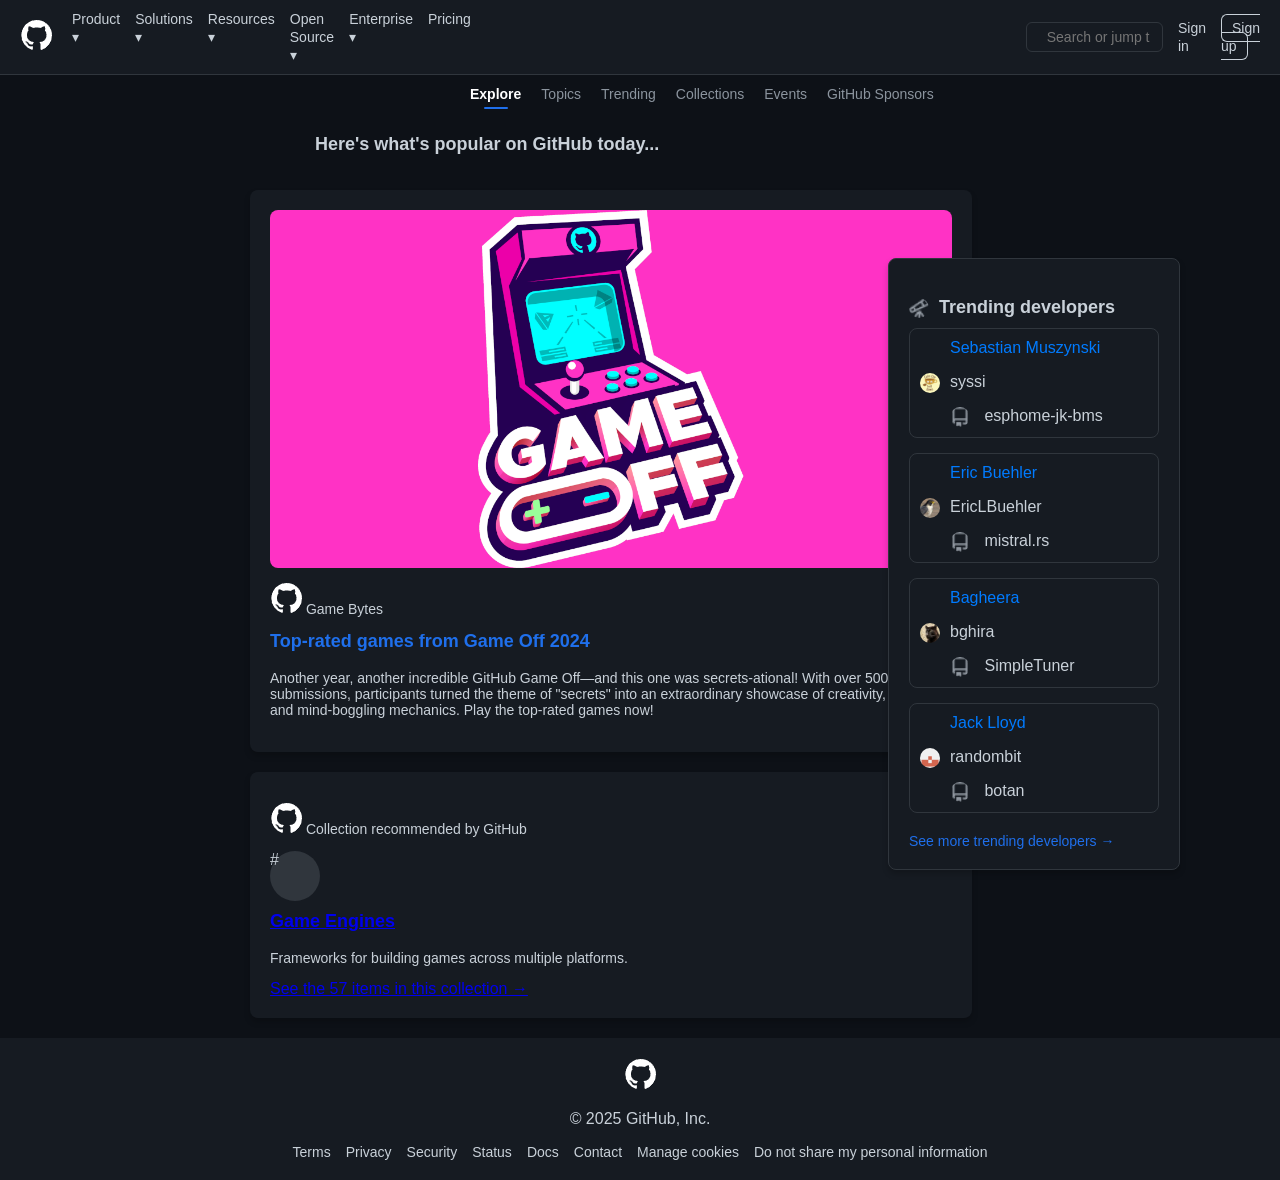
<file: Explore Github/index.html>
<!DOCTYPE html>
<html lang="en">
    <head>
        <meta charset="UTF-8">
        <meta name="viewport" content="width=device-width, initial-scale=1.0">
        <title>GitHub Explore</title>
        <link rel="stylesheet" href="style.css">
    </head>
    <body>
        <header class="navbar">
        <nav class="navbar-left">
            <a href="#" class="logo-link">
                <img src="logo.png" alt="GitHub Logo" class="navbar-logo">
            </a>
            <ul class="navbar-menu">
                <li><a href="#">Product ▾</a></li>
                <li><a href="#">Solutions ▾</a></li>
                <li><a href="#">Resources ▾</a></li>
                <li><a href="#">Open Source ▾</a></li>
                <li><a href="#">Enterprise ▾</a></li>
                <li><a href="#">Pricing</a></li>
            </ul>
        </nav>
        <form class="search-box">
            <label for="search"><span class="search-icon"></span></label>
            <input type="text" id="search" placeholder="Search or jump to...">
        </form>
        <ul class="auth-links">
            <li><a href="#">Sign in</a></li>
            <li><a href="#" class="signup-btn">Sign up</a></li>
        </ul>
    </header>

        <nav class="second-nav">
            <ul>
                <li><a href="#" class="active">Explore</a></li>
                <li><a href="#">Topics</a></li>
                <li><a href="#">Trending</a></li>
                <li><a href="#">Collections</a></li>
                <li><a href="#">Events</a></li>
                <li><a href="#">GitHub Sponsors</a></li>
            </ul>   
        </nav>

        <div class="title">
            <h2>Here's what's popular on GitHub today...</h2>
        </div>

        <main class="container-main">
            <section class="popular-section">
                <article class="card">
                    <img src="game-off-2024.png" alt="Game Off 2024" class="card-image">
                    <div class="card-content">
                        <p class="category">
                            <img src="logo.png" alt="GitHub Icon"> Game Bytes
                        </p>
                        <h3><a href="#">Top-rated games from Game Off 2024</a></h3>
                        <p>
                            Another year, another incredible GitHub Game Off—and this one was secrets-ational! 
                            With over 500 submissions, participants turned the theme of "secrets" into an 
                            extraordinary showcase of creativity, humor, and mind-boggling mechanics. 
                            Play the top-rated games now!
                        </p>
                    </div>
                </article>

                <article class="card-collection">
                    <p class="category">
                        <img src="logo.png" alt="GitHub Icon"> Collection recommended by GitHub
                    </p>
                    <div class="collection-content">
                        <div class="collection-thumbnail">#</div>
                        <div>
                            <h3><a href="#">Game Engines</a></h3>
                            <p>Frameworks for building games across multiple platforms.</p>
                            <a href="#" class="link">See the 57 items in this collection →</a>
                        </div>
                    </div>
                </article>
            </section>

            <aside class="trending">
                <h3><img src="svgexport-24.png" alt="Icon" class="trending-icon">Trending developers</h3>
                <ul>
                    <li>
                        <img src="2735933.png" alt="Sebastian Muszynski">
                        <div>
                            <a href="#">Sebastian Muszynski</a>
                            <p>syssi</p>
                            <img src="svgexport-25.png" alt="Icon" class="trending-icon">
                            <span>esphome-jk-bms</span>
                        </div>
                    </li>
                    <li>
                        <img src="65165915.png" alt="Eric Buehler">
                        <div>
                            <a href="#">Eric Buehler</a>
                            <p>EricLBuehler</p>
                            <img src="svgexport-25.png" alt="Icon" class="trending-icon">
                            <span>mistral.rs</span>
                        </div>
                    </li>
                    <li>
                        <img src="59658056.png" alt="Bagheera">
                        <div>
                            <a href="#">Bagheera</a>
                            <p>bghira</p>
                            <img src="svgexport-25.png" alt="Icon" class="trending-icon">
                            <span>SimpleTuner</span>
                        </div>
                    </li>
                    <li>
                        <img src="469092.png" alt="Jack Lloyd">
                        <div>
                            <a href="#">Jack Lloyd</a>
                            <p>randombit</p>
                            <img src="svgexport-25.png" alt="Icon" class="trending-icon">
                            <span>botan</span>
                        </div>
                    </li>
                </ul>
                <a href="#" class="more">See more trending developers →</a>
            </aside>
        </main>

        <footer>
            <img src="logo.png" alt="Github logo">
            <p>© 2025 GitHub, Inc.</p>
            <nav>
                <a href="#">Terms</a>
                <a href="#">Privacy</a>
                <a href="#">Security</a>
                <a href="#">Status</a>
                <a href="#">Docs</a>
                <a href="#">Contact</a>
                <a href="#">Manage cookies</a>
                <a href="#">Do not share my personal information</a>
            </nav>
        </footer>
    </body>
</html>
</file>
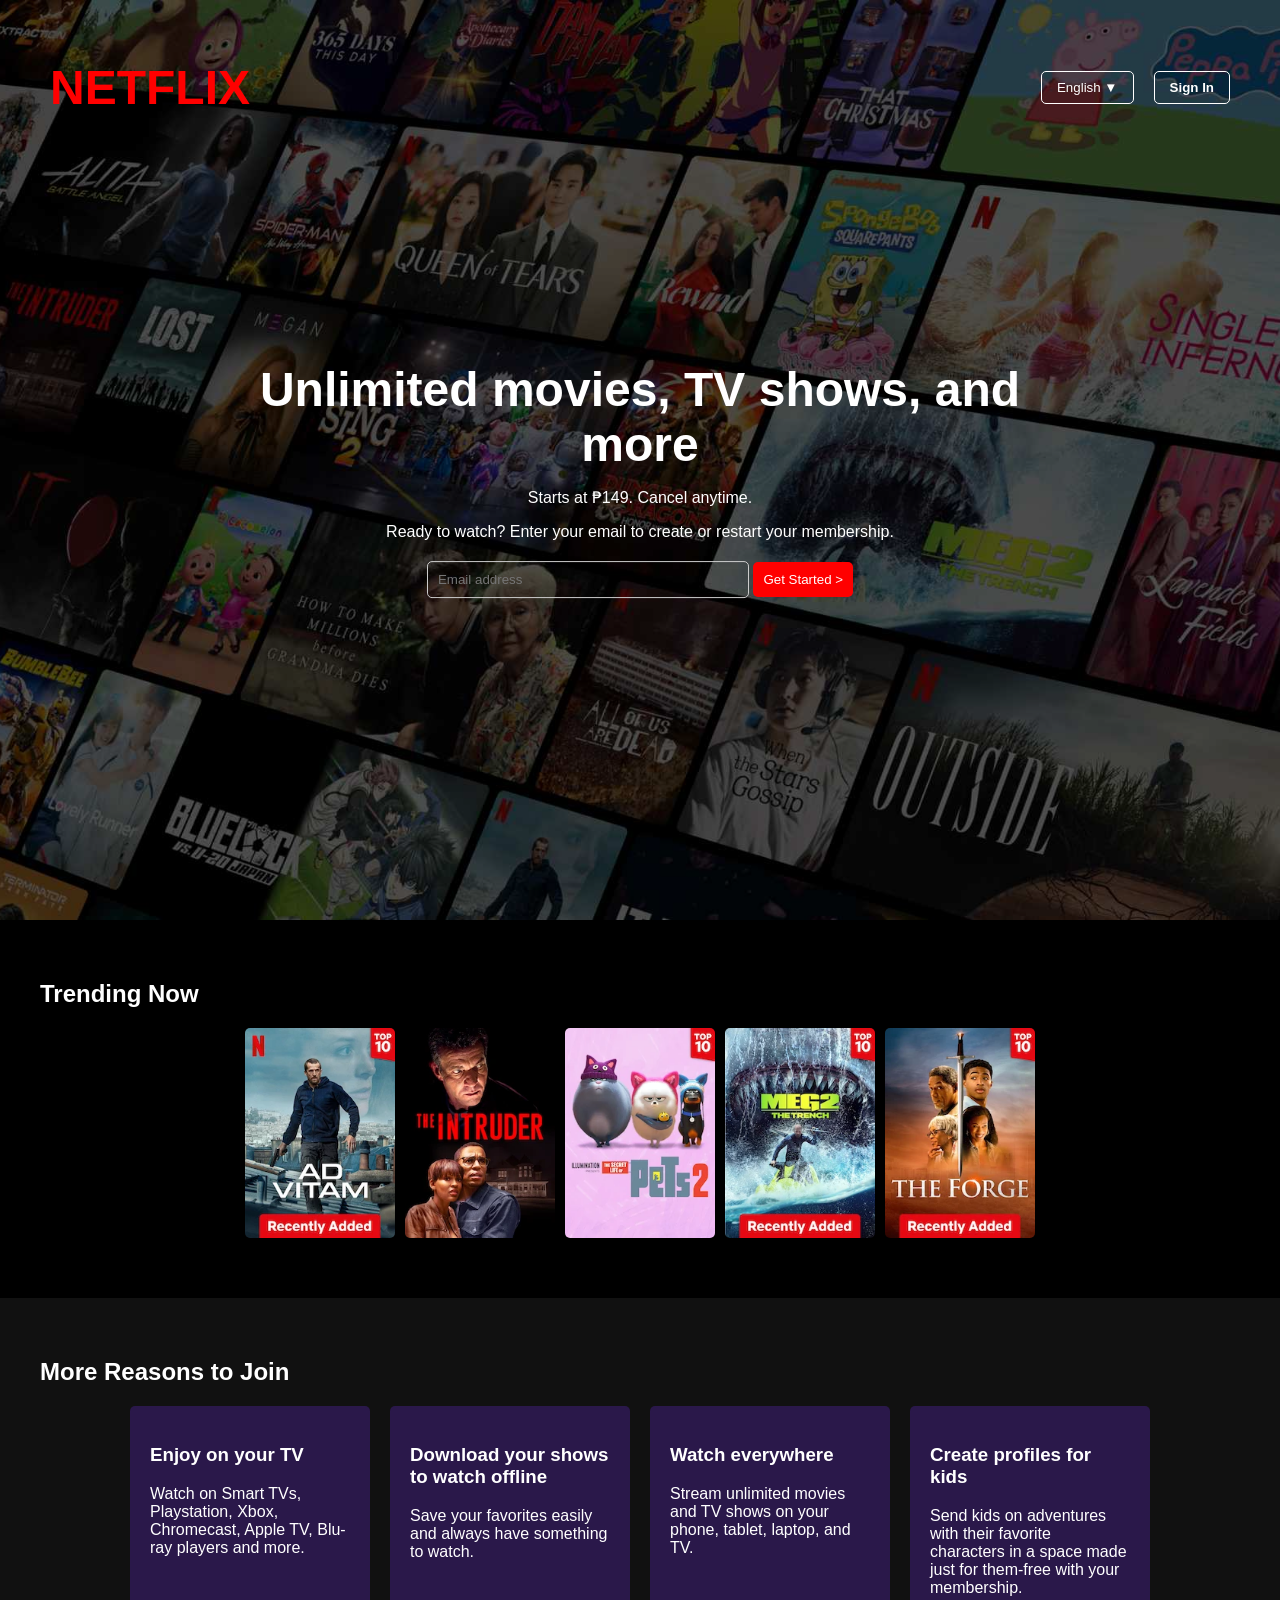
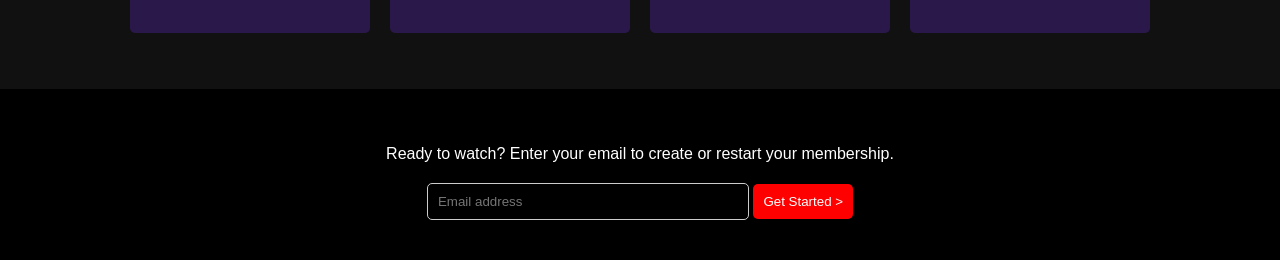
<file: Netflix/index.html>
<!DOCTYPE html>
<html lang="en">
    <head>
        <meta charset="UTF-8">
        <meta name="viewport" content="width=device-width, initial-scale=1.0">
        <title>Netflix</title>
        <link rel="stylesheet" href="style.css">
        <style>
            .sign-in-btn {
                background-color: red;
                color: white;
                font-weight: bold;
                padding: 8px 15px;
                border: 2px solid red;
                border-radius: 5px;
                cursor: pointer;
            }
        </style>
    </head>
    <body>
        <div class="hero" style="background: url('background.jpg') no-repeat center center/cover; height: 100vh; position: relative; text-align: center; padding-top: 20px;">
            <div class="overlay" style="position: absolute; top: 0; left: 0; width: 100%; height: 100%; background: rgba(0, 0, 0, 0.6);"></div>
            <nav class="top-nav">
                <h1 class="logo">NETFLIX</h1>
                <ul class="nav-menu">
                    <li><button class="lang-btn">English ▼</button></li>
                    <li><button class="sign-in-btn">Sign In</button></li>
                </ul>
            </nav>
            <div class="hero-content">
                <h2>Unlimited movies, TV shows, and more</h2>
                <p>Starts at ₱149. Cancel anytime.</p>
                <p>Ready to watch? Enter your email to create or restart your membership.</p>
                <form class="email-form">
                    <input type="email" placeholder="Email address" required>
                    <button type="submit">Get Started ></button>
                </form>
            </div>
        </div>
        <main>
            <section class="trending">
                <h2>Trending Now</h2>
                <ul class="movie-list">
                    <li><img src="movie1.jpg" alt="Movie 1"></li>
                    <li><img src="movie2.jpg" alt="Movie 2"></li>
                    <li><img src="movie3.jpg" alt="Movie 3"></li>
                    <li><img src="movie4.jpg" alt="Movie 4"></li>
                    <li><img src="movie5.jpg" alt="Movie 5"></li>
                </ul>
            </section>
            <section class="features">
                <h2>More Reasons to Join</h2>
                <ul class="feature-list">
                    <li>
                        <h3>Enjoy on your TV</h3>
                        <p>Watch on Smart TVs, Playstation, Xbox, Chromecast, Apple TV, Blu-ray players and more.</p>
                    </li>
                    <li>
                        <h3>Download your shows to watch offline</h3>
                        <p>Save your favorites easily and always have something to watch.</p>
                    </li>
                    <li>
                        <h3>Watch everywhere</h3>
                        <p>Stream unlimited movies and TV shows on your phone, tablet, laptop, and TV.</p>
                    </li>
                    <li>
                        <h3>Create profiles for kids</h3>
                        <p>Send kids on adventures with their favorite characters in a space made just for them-free with your membership.</p>
                    </li>
                </ul>
            </section>
        </main>
        <footer class="footer">
            <p>Ready to watch? Enter your email to create or restart your membership.</p>
            <form class="email-form">
                <input type="email" placeholder="Email address" required>
                <button type="submit">Get Started ></button>
            </form>
        </footer>
    </body>
</html>
</file>
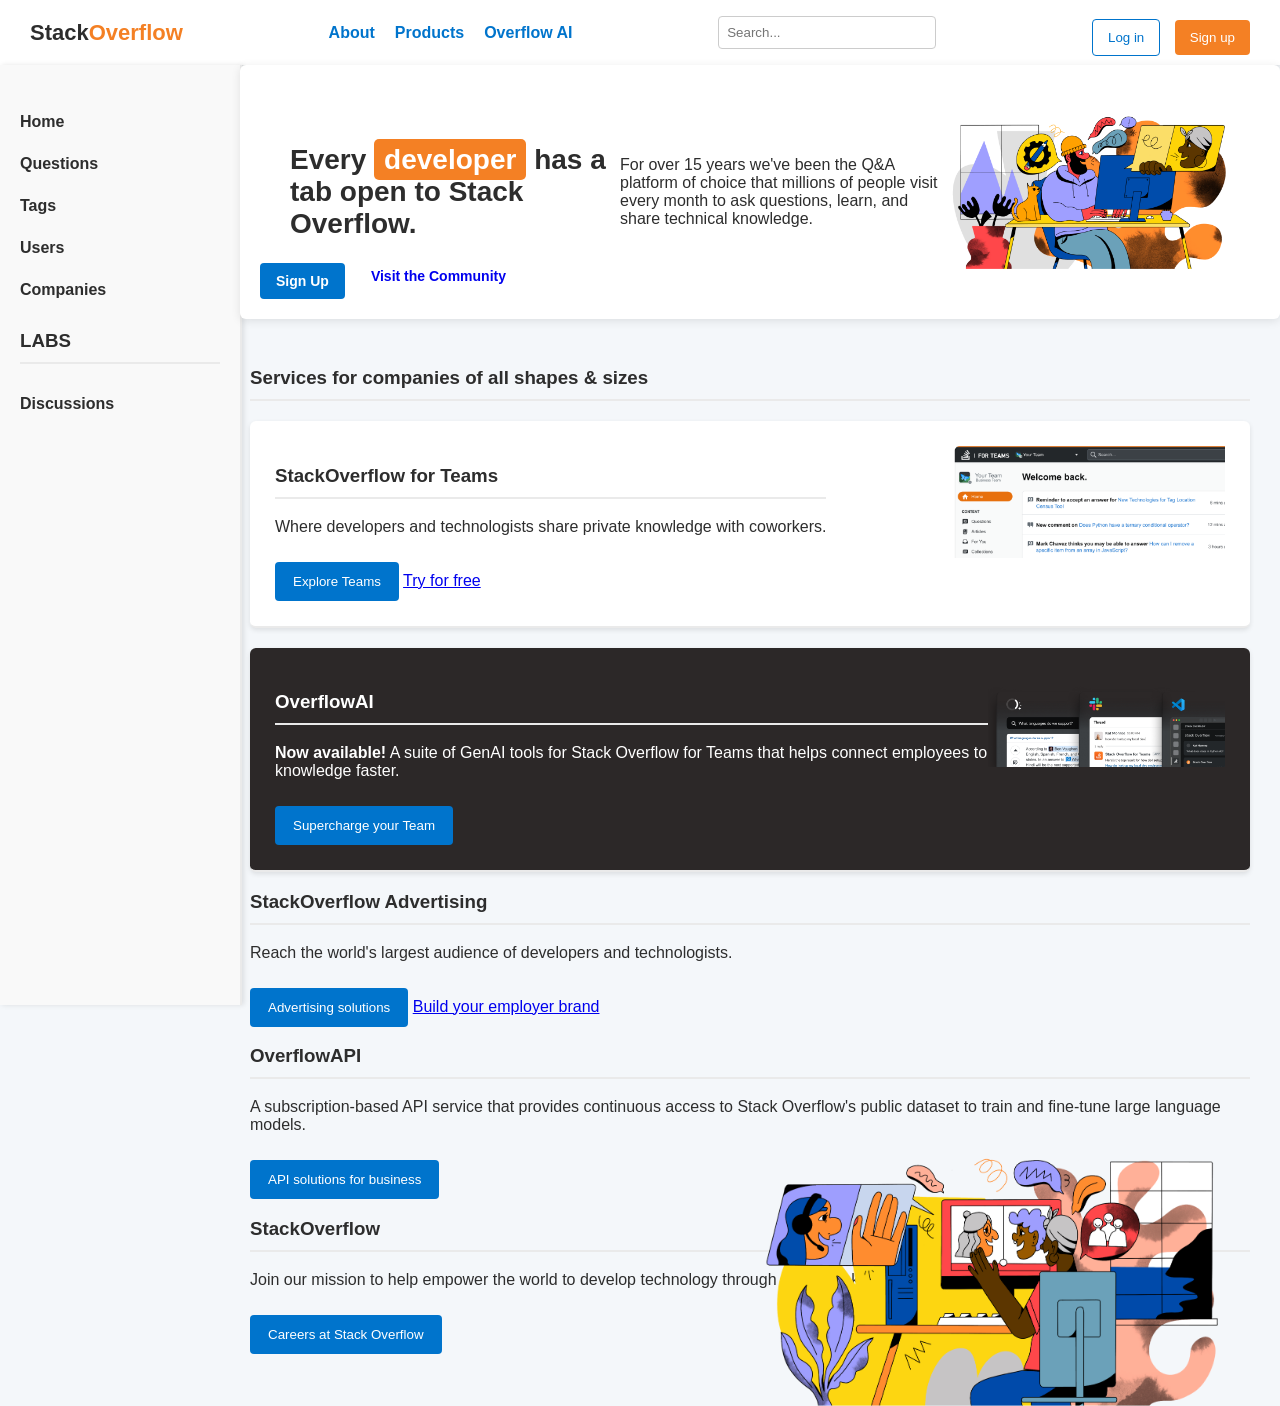
<file: StockOverflow/index.html>
<!DOCTYPE html>
<html lang="en">

<head>
    <meta charset="UTF-8">
    <meta name="viewport" content="width=device-width, initial-scale=1.0">
    <title>Stack Overflow Clone</title>
    <link rel="stylesheet" href="style.css">
</head>

<body>
    <header class="navbar">
        <h1 class="logo">Stack<span>Overflow</span></h1>
        <nav>
            <ul class="nav-links">
                <li><a href="#">About</a></li>
                <li><a href="#">Products</a></li>
                <li><a href="#">Overflow AI</a></li>
            </ul>
        </nav>
        <form class="search-bar">
            <input type="text" placeholder="Search...">
        </form>
        <section class="auth-buttons">
            <button class="login">Log in</button>
            <button class="signup">Sign up</button>
        </section>
    </header>
    <aside class="sidebar">
        <nav>
            <ul>
                <li>Home</li>
                <li>Questions</li>
                <li>Tags</li>
                <li>Users</li>
                <li>Companies</li>
            </ul>
        </nav>
        <section class="labs">
            <h3>LABS</h3>
            <ul>
                <li>Discussions</li>
            </ul>
        </section>
    </aside>
    <main>
        <section class="hero">
            <h1>Every <span class="highlight">developer</span> has a tab open to Stack Overflow.</h1>
            <p>For over 15 years we've been the Q&A platform of choice that millions of people visit every month to ask
                questions, learn, and share technical knowledge.</p>
            <div class="hero-buttons">
                <button class="signup-btn">Sign Up</button>
                <a href="#" class="explore-link">Visit the Community</a>
            </div>
            <figure class="hero-image">
                <img src="illo-home-hero.png" alt="Developer illustration">
            </figure>
        </section>
        <section class="services">
            <h3>Services for companies of all shapes & sizes</h3>
            <article class="service-container">
                <section class="teams">
                    <h3>Stack<span>Overflow</span> for Teams</h3>
                    <p>Where developers and technologists share private knowledge with coworkers.</p>
                    <button class="explore">Explore Teams</button>
                    <a href="#">Try for free</a>
                </section>
                <figure>
                    <img src="home-teams.png" alt="Teams Screenshot">
                </figure>
            </article>
            <article class="service-container dark">
                <section class="overflow-ai">
                    <h3>Overflow<span>AI</span></h3>
                    <p><strong>Now available!</strong> A suite of GenAI tools for Stack Overflow for Teams that helps
                        connect employees to knowledge faster.</p>
                    <button class="supercharge">Supercharge your Team</button>
                </section>
                <figure>
                    <img src="home-overflowai.png" alt="AI Tools Screenshot">
                </figure>
            </article>
            <section class="ad-api-container">
                <article class="ad-card">
                    <h3>Stack<span>Overflow</span> Advertising</h3>
                    <p>Reach the world's largest audience of developers and technologists.</p>
                    <button class="advertising">Advertising solutions</button>
                    <a href="#">Build your employer brand</a>
                </article>
                <article class="api-card">
                    <h3>Overflow<span>API</span></h3>
                    <p>A subscription-based API service that provides continuous access to Stack Overflow's public
                        dataset to train and fine-tune large language models.</p>
                    <button class="api-solutions">API solutions for business</button>
                </article>
            </section>
            <article class="work-here">
                <section class="work-card">
                    <h3>Stack<span>Overflow</span></h3>
                    <p>Join our mission to help empower the world to develop technology through collective knowledge.
                    </p>
                    <button class="careers">Careers at Stack Overflow</button>
                </section>
                <figure>
                    <img src="illo-home-careers.png" alt="Work Illustration">
                </figure>
            </article>
        </section>
    </main>
</body>

</html>
</file>
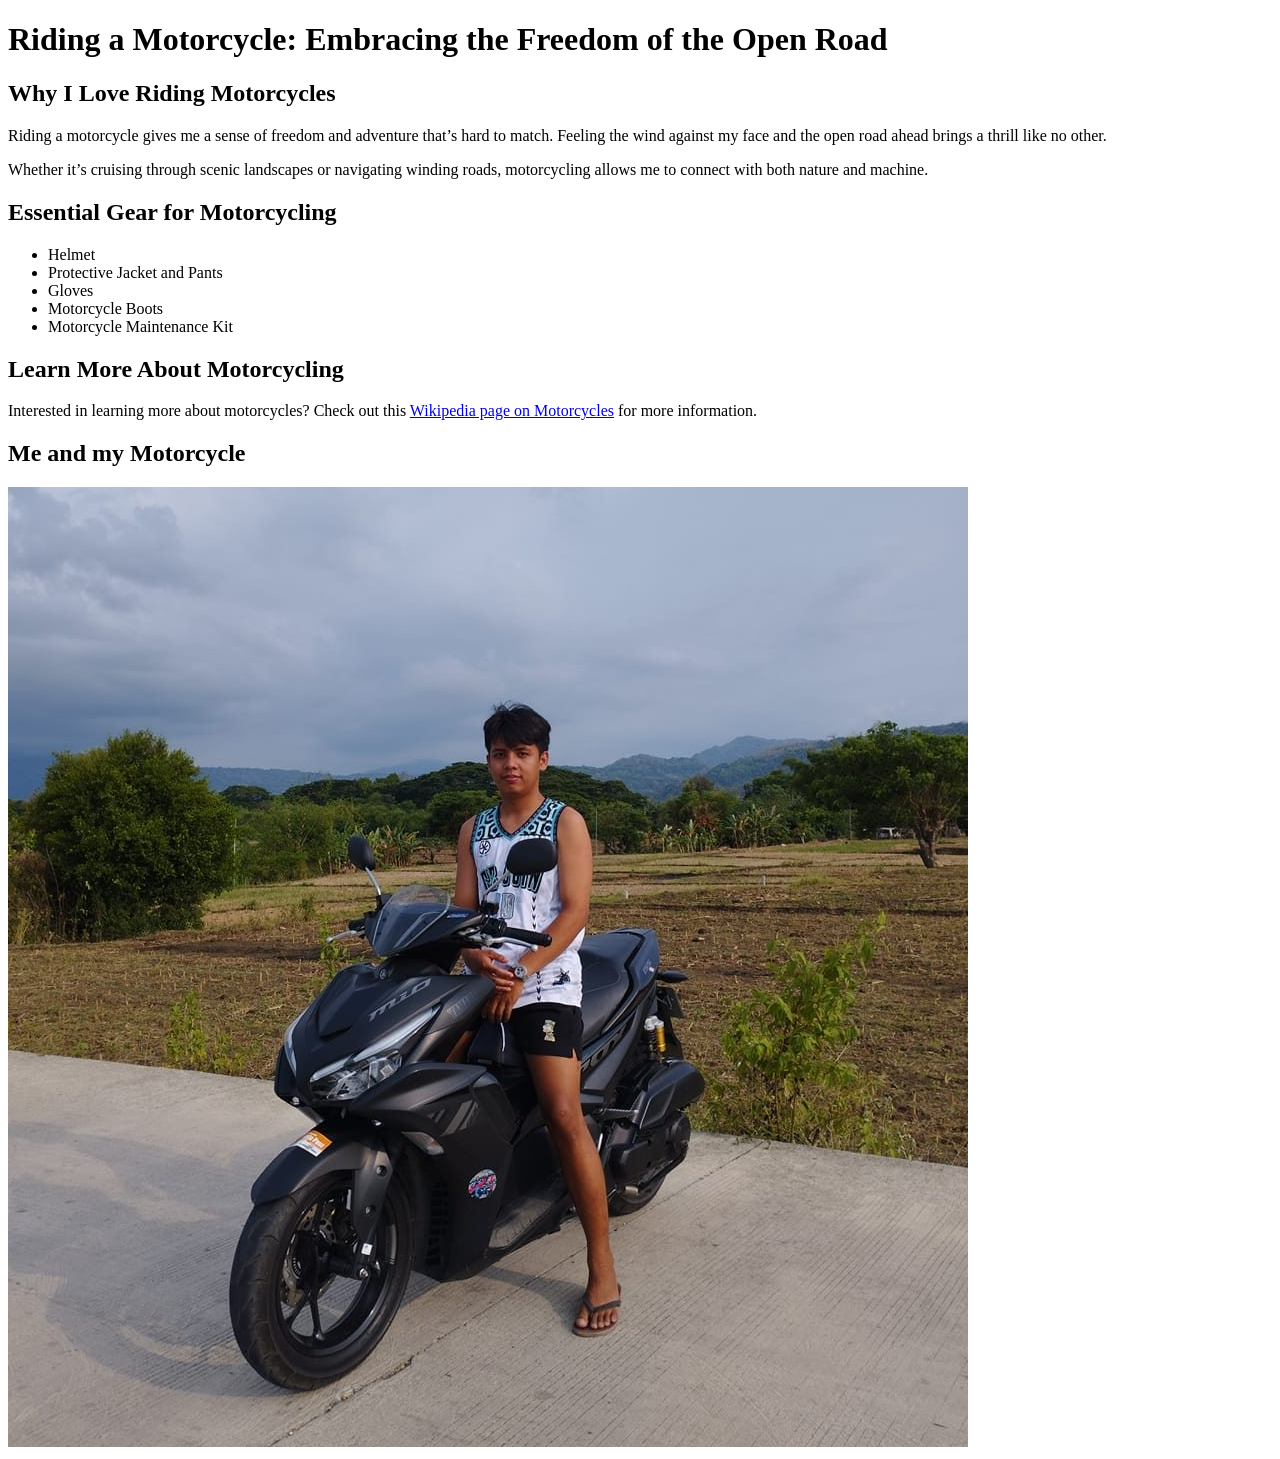
<file: hobby/hobby.html>
<!DOCTYPE html>
<html lang="en">
<head>
    <meta charset="UTF-8">
    <meta name="viewport" content="width=device-width, initial-scale=1.0">
    <title>Riding a Motorcycle - The Thrill of the Open Road</title>
</head>
<body>
    <h1>Riding a Motorcycle: Embracing the Freedom of the Open Road</h1>

    <h2>Why I Love Riding Motorcycles</h2>
    <p>Riding a motorcycle gives me a sense of freedom and adventure that’s hard to match. Feeling the wind against my face and the open road ahead brings a thrill like no other.</p>
    <p>Whether it’s cruising through scenic landscapes or navigating winding roads, motorcycling allows me to connect with both nature and machine.</p>

    <h2>Essential Gear for Motorcycling</h2>
    <ul>
        <li>Helmet</li>
        <li>Protective Jacket and Pants</li>
        <li>Gloves</li>
        <li>Motorcycle Boots</li>
        <li>Motorcycle Maintenance Kit</li>
    </ul>

    <h2>Learn More About Motorcycling</h2>
    <p>Interested in learning more about motorcycles? Check out this <a href="https://en.wikipedia.org/wiki/Motorcycle" target="_blank">Wikipedia page on Motorcycles</a> for more information.</p>

    <h2>Me and my Motorcycle</h2>
    <img src="475267714_1628802771337379_3188775503366401053_n.jpg" alt="I always love riding my motorcycle">

</body>
</html>
</file>
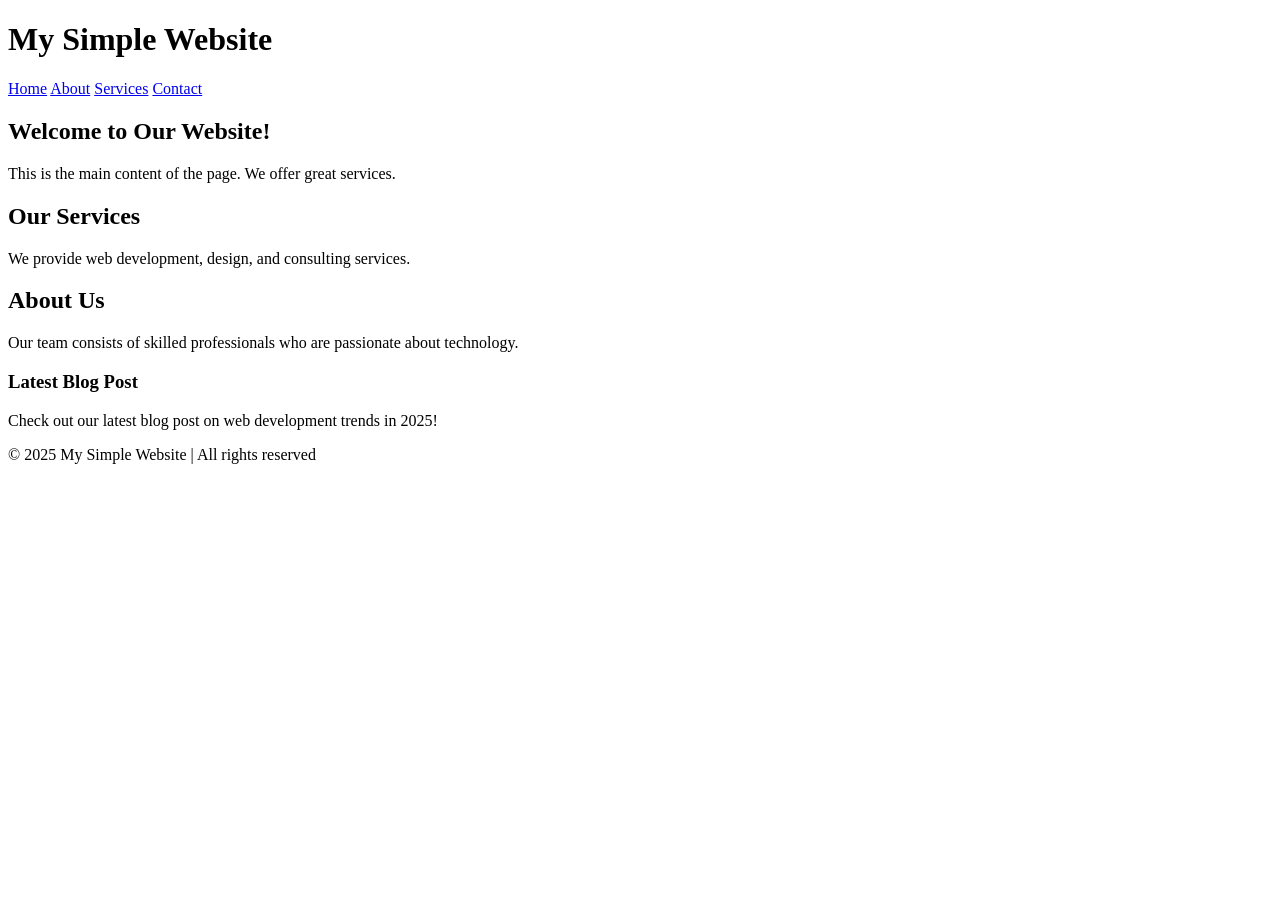
<file: semantic-webpage/semantic-webpage.html.html>
<!DOCTYPE html>
<html lang="en">
<head>
    <title>Simple Website with Semantic HTML</title>
</head>
<body>
    <header>
        <h1>My Simple Website</h1>
        <nav>
            <a href="#">Home</a>
            <a href="#">About</a>
            <a href="#">Services</a>
            <a href="#">Contact</a>
        </nav>
    </header>

    <main>
        <section>
            <h2>Welcome to Our Website!</h2>
            <p>This is the main content of the page. We offer great services.</p>
        </section>

        <section>
            <h2>Our Services</h2>
            <p>We provide web development, design, and consulting services.</p>
        </section>

        <section>
            <h2>About Us</h2>
            <p>Our team consists of skilled professionals who are passionate about technology.</p>
        </section>

        <article>
            <h3>Latest Blog Post</h3>
            <p>Check out our latest blog post on web development trends in 2025!</p>
        </article>
    </main>

    <footer>
        <p>© 2025 My Simple Website | All rights reserved</p>
    </footer>
</body>
</html>
</file>
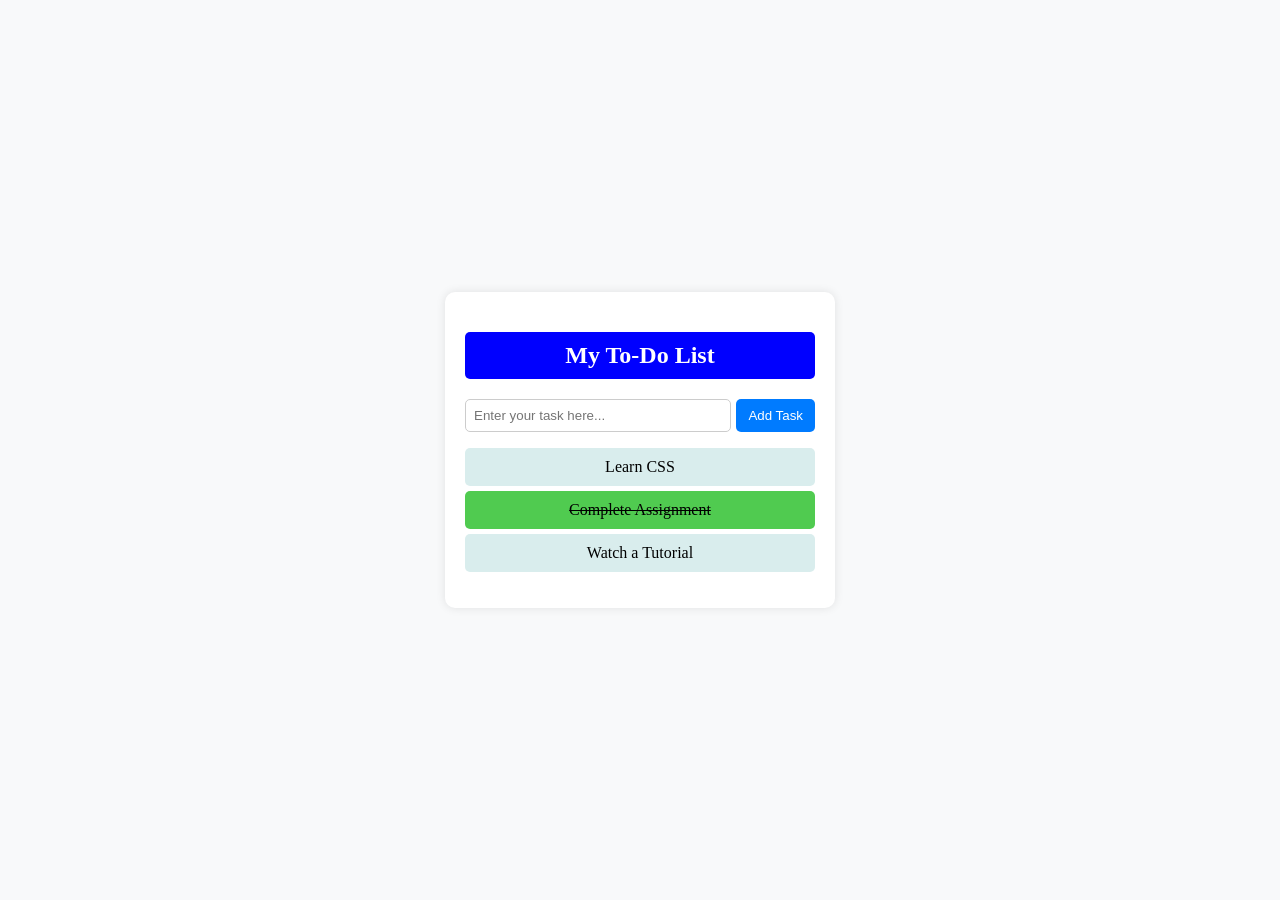
<file: To-Do List/todo.html>
<!DOCTYPE html>
<html lang="en">
    <head>
        <meta charset="UTF-8">
        <meta name="viewport" content="width=device-width, initial-scale=1.0">
        <title>To-Do List</title>
        <link rel="stylesheet" href="style.css">
    </head>
    <body>
        <div class="todo-container">
            <h2>My To-Do List</h2>
            <div class="input-container">
                <input type="text" placeholder="Enter your task here...">
                <button>Add Task</button>
            </div>
            <ul class="task-list">
                <li class="task">Learn CSS</li>
                <li class="task completed">Complete Assignment</li>
                <li class="task">Watch a Tutorial</li>
            </ul>
        </div>
    </body>
</html>
</file>
<file: Explore Github/style.css>
body {
    background-color: #0d1117;
    color: #c9d1d9;
    font-family: Arial, sans-serif;
    margin: 0;
    padding: 0;
}

.navbar {
    display: flex;
    align-items: center;
    justify-content: space-between;
    padding: 10px 20px;
    background-color: #161b22;
    border-bottom: 1px solid #30363d;
}

.navbar-left {
    display: flex;
    align-items: center;
}

.logo-link img {
    height: 32px;
    margin-right: 20px;
}

.navbar-menu {
    display: flex;
    list-style: none;
    padding: 0;
    margin: 0;
}

.navbar-menu li {
    margin-right: 15px;
}

.navbar-menu a {
    text-decoration: none;
    color: #c9d1d9;
    font-size: 14px;
}

.navbar-menu a:hover {
    color: #ffffff;
}

.search-box {
    display: flex;
    align-items: center;
    background-color: transparent;
    border: 1px solid #30363d;
    border-radius: 6px;
    padding: 5px 10px;
    width: 250px;
    margin-left: 60vh;
}

.search-box input {
    background: transparent;
    border: none;
    outline: none;
    color: #ffffff;
    font-size: 14px;
    width: 100%;
}

.search-box .search-icon {
    margin-right: 8px;
    color: #8b949e;
}

.auth-links {
    display: flex;
    list-style: none;
    padding: 0;
    margin: 0;
    align-items: center;
}

.auth-links li {
    margin-left: 15px;
}

.auth-links a {
    text-decoration: none;
    color: #c9d1d9;
    font-size: 14px;
}

.auth-links a:hover {
    color: #ffffff;
}

.signup-btn {
    padding: 5px 10px;
    border: 1px solid #c9d1d9;
    border-radius: 6px;
}

.signup-btn:hover {
    background-color: rgba(255, 255, 255, 0.1);
}

.second-nav {
    background-color: #0d1117;
    padding: 10px 20px;
    margin-left: 50vh;
}

.second-nav ul {
    display: flex;
    list-style: none;
    padding: 0;
    margin: 0;
}

.second-nav li {
    margin-right: 20px;
}

.second-nav a {
    text-decoration: none;
    color: #8b949e;
    font-size: 14px;
}

.second-nav .active {
    color: #ffffff;
    font-weight: bold;
    position: relative;
}

.second-nav .active::after {
    content: "";
    display: block;
    width: 24px;
    height: 2px;
    background-color: #1f6feb;
    margin: 4px auto 0;
    border-radius: 2px;
}

.title h2 {
    margin-left: 35vh;
    font-size: 18px;
    padding-bottom: 0;
}

.container-main {
    padding: 20px;
}

.popular-section {
    display: flex;
    gap: 20px;
    flex-wrap: wrap;
}

.card, .card-collection {
    position: relative;   
    left: 230px;           
    background-color: #161b22;
    border-radius: 8px;
    padding: 20px;
    width: 55%;           
    box-shadow: 0 4px 6px rgba(0, 0, 0, 0.2); 
}

.card-image {
    width: 100%;
    border-radius: 8px;
}

.card-content h3, .card-collection h3 {
    font-size: 18px;
    font-weight: bold;
    margin-top: 10px;
}

.card-content p, .card-collection p {
    font-size: 14px;
    margin-top: 10px;
}

.card-content a {
    text-decoration: none;
    color: #1f6feb;
}

.card-collection .collection-thumbnail {
    width: 50px;
    height: 50px;
    background-color: #30363d;
    border-radius: 50%;
    margin-bottom: 10px;
}

.trending {
    position: absolute;
    bottom: 30px;
    right: 100px;
    background-color: #161b22; 
    padding: 20px;
    border-radius: 8px;
    width: 250px;
    box-shadow: 0 4px 6px rgba(0, 0, 0, 0.2);  
    border: 1px solid #30363d; 
}

.trending-icon {
    width: 16px;     
    height: 16px;     
    margin-right: 8px; 
    vertical-align: middle; 
}

.trending h3 {
    font-size: 18px;
    font-weight: bold;
    margin-bottom: 10px;
    color: #c9d1d9;
}

.trending ul {
    list-style: none;
    padding: 0;
    margin: 0;
}

.trending li {
    display: flex;
    align-items: center;
    margin-bottom: 15px;
    padding: 10px;
    border: 1px solid #30363d; 
    border-radius: 8px;       
}

.trending li:last-child {
    margin-bottom: 0; 
}

.trending img {
    width: 20px;  
    height: 20px; 
    border-radius: 50%;
    margin-right: 10px;
}

.trending a {
    text-decoration: none;
    color: #007bff;
}

.trending a:hover {
    color: #1f6feb;
}

.trending .more {
    text-decoration: none;
    color: #1f6feb;
    font-size: 14px;
    display: block;
    margin-top: 20px;
}
footer {
    padding: 20px;
    background-color: #161b22;
    text-align: center;
}

footer nav {
    display: flex;
    flex-direction: row;
    align-items: center;
    justify-content: center;
    gap: 15px;  /* Adjust the gap between the items */
}

footer .footer-logo {
    width: 32px;  /* Adjust size as needed */
    height: auto;
    margin-right: 15px;  /* Adds some space between the logo and the text */
}

footer nav a {
    text-decoration: none;
    color: #c9d1d9;
    font-size: 14px;
}

footer nav a:hover {
    color: #ffffff;
}
</file>
<file: Netflix/style.css>
body {
    margin: 0;
    font-family: Arial, sans-serif;
    background-color: #000;
    color: #fff;
}

.hero {
    background: url('background.jpg') no-repeat center center/cover;
    height: 100vh;
    position: relative;
    text-align: center;
    padding-top: 20px;
}

.overlay {
    position: absolute;
    top: 0;
    left: 0;
    width: 100%;
    height: 100%;
    background: rgba(0, 0, 0, 0.6);
}

.top-nav {
    display: flex;
    justify-content: space-between;
    align-items: center;
    padding: 0 50px;
    position: absolute;
    top: 20px;
    width: 100%;
    box-sizing: border-box;
    z-index: 2;
}

.logo {
    font-size: 3rem;
    font-weight: bold;
    color: red;
}

.nav-menu {
    list-style: none;
    display: flex;
    gap: 20px;
    align-items: center;
}

.nav-menu button {
    background: none;
    border: 1px solid #fff;
    color: #fff;
    padding: 8px 15px;
    border-radius: 5px;
    cursor: pointer;
}

/* Steady Red Sign In Button */
.sign-in-btn {
    background-color: red;
    color: white;
    font-weight: bold;
    padding: 8px 15px;
    border: none;
    border-radius: 5px;
    cursor: pointer;
}

/* Remove hover effect */
.sign-in-btn:hover {
    background-color: red;
}

.hero-content {
    position: absolute;
    top: 50%;
    left: 50%;
    transform: translate(-50%, -50%);
    text-align: center;
    max-width: 800px;
    width: 90%;
    z-index: 2;
}

.hero-content h2 {
    font-size: 3rem;
    margin-bottom: 10px;
}

.email-form {
    margin-top: 20px;
}

.email-form input {
    background: transparent;
    padding: 10px;
    width: 300px;
    border-radius: 5px;
    border: 1px solid #ccc;
    color: white;
}

.email-form button {
    padding: 10px;
    background-color: red;
    color: white;
    border: none;
    cursor: pointer;
    border-radius: 5px;
}

.trending {
    padding: 40px;
}

.movie-list {
    list-style: none;
    display: flex;
    gap: 10px;
    justify-content: center;
    padding: 0;
}

.movie-list img {
    width: 150px;
    border-radius: 5px;
}

.features {
    background-color: #111;
    padding: 40px;
}

.feature-list {
    list-style: none;
    display: flex;
    gap: 20px;
    justify-content: center;
    padding: 0;
}

.feature-list li {
    background-color: #2a184a;
    padding: 20px;
    border-radius: 5px;
    width: 200px;
}

.footer {
    padding: 40px;
    text-align: center;
}
</file>
<file: StockOverflow/style.css>
body {
    font-family: 'Segoe UI', Tahoma, Geneva, Verdana, sans-serif;
    margin: 0;
    padding: 0;
    background-color: #f4f7fa;
    color: #2d2d2d;
}

.navbar {
    display: flex;
    align-items: center;
    justify-content: space-between;
    background-color: #ffffff;
    padding: 5px 30px;
    box-shadow: 0 2px 5px rgba(0, 0, 0, 0.1);
}

.nav-container {
    display: flex;
    align-items: center;
    gap: 15px;
}

.logo {
    font-size: 22px;
    font-weight: bold;
}

.logo span {
    color: #f48024;
}

.nav-links {
    list-style: none;
    display: flex;
    gap: 20px;
    margin: 0;
    padding: 0;
}

.nav-links a {
    text-decoration: none;
    color: #0074cc;
    font-weight: bold;
    transition: color 0.3s;
}

.nav-links a:hover {
    color: #f48024;
}

.search-bar input {
    padding: 8px;
    border: 1px solid #ccc;
    border-radius: 4px;
    width: 200px;
}

.auth-buttons button {
    background-color: #f48024;
    color: white;
    border: none;
    padding: 10px 15px;
    margin-left: 10px;
    cursor: pointer;
    border-radius: 4px;
    transition: background 0.3s;
}

.auth-buttons .login {
    background-color: white;
    color: #0074cc;
    border: 1px solid #0074cc;
}

.auth-buttons button:hover {
    background-color: #d4691e;
}

.sidebar {
    width: 200px;
    position: absolute;
    left: 0;
    height: 100%;
    background: #f9f9f9;
    padding: 20px;
    box-shadow: 2px 0 5px rgba(0, 0, 0, 0.1);
    border-right: 2px solid #eaeaea;
}

.sidebar ul {
    list-style: none;
    padding: 0;
}

.sidebar li {
    padding: 12px 0;
    font-weight: bold;
    cursor: pointer;
}

.sidebar li:hover {
    color: #f48024;
}

.hero {
    display: flex;
    align-items: center;
    justify-content: space-between;
    background-color: #ffffff;
    padding: 50px;
    border-radius: 6px;
    margin-left: 240px;
    box-shadow: 0 2px 10px rgba(0, 0, 0, 0.1);
    flex-wrap: wrap;
}

.hero h1 {
    font-size: 28px;
    font-weight: bold;
    flex: 1;
}

.hero .highlight {
    background: #f48024;
    color: white;
    padding: 5px 10px;
    border-radius: 5px;
}

.hero p {
    flex: 1;
    max-width: 500px;
}

figure {
    margin: 0;
    padding: 0;
}

.hero-image img,
.work-here figure img {
    width: 280px;
    display: block;
    max-width: 100%;
}

.work-here {
    display: flex;
    align-items: center;
    justify-content: space-between;
    position: relative;
}

.work-card {
    flex: 1;
    position: relative;
}

.work-here figure {
    position: absolute;
    right: 10px;
    top: 50%;
    transform: translateY(-50%);
    width: 500px;
}

.work-here figure img {
    width: 100%;
    height: auto;
}

.hero {
    position: relative;
}


.hero-buttons {
    position: absolute;
    bottom: 20px;
    left: 20px;
    display: flex;
    align-items: center;
    gap: 10px;
}

.signup-btn {
    background-color: #0074cc;
    color: white;
    border: none;
    padding: 10px 16px;
    font-size: 14px;
    font-weight: bold;
    cursor: pointer;
    border-radius: 4px;
    transition: background 0.3s;
}

.signup-btn:hover {
    background-color: #005fa3;
}

.explore-link {
    font-size: 14px;
    font-weight: bold;
    text-decoration: none;
    cursor: pointer;
    padding: 10px 16px;
}

.explore-link:hover {
    text-decoration: underline;
}

.services {
    margin-left: 220px;
    padding: 30px;
}

.service-container {
    display: flex;
    justify-content: space-between;
    background: white;
    padding: 25px;
    margin-top: 20px;
    border-radius: 6px;
    box-shadow: 0 2px 5px rgba(0, 0, 0, 0.1);
    border-bottom: 2px solid #eaeaea;
}

.service-container.dark {
    background: #2c2828;
    color: white;
}

article h3,
section h3 {
    border-bottom: 2px solid #eaeaea;
    padding-bottom: 10px;
}

.service-container img {
    width: 100%;
    max-width: 280px;
    height: auto;
}

button {
    background-color: #0074cc;
    color: white;
    border: none;
    padding: 12px 18px;
    cursor: pointer;
    border-radius: 4px;
    margin-top: 10px;
    transition: background 0.3s;
}

button:hover {
    background-color: #005fa3;
}
</file>
<file: To-Do List/style.css>
body {
    background-color: #f8f9fa;
    display: flex;
    justify-content: center;
    align-items: center;
    height: 100vh;
    margin: 0;
}

.todo-container {
    background: white;
    padding: 20px;
    border-radius: 10px;
    box-shadow: 0 0 10px rgba(0, 0, 0, 0.1);
    width: 350px;
    text-align: center;
}

h2 {
    background-color: blue;
    color: white;
    padding: 10px;
    border-radius: 5px;
}

.input-container {
    display: flex;
    gap: 5px;
    margin: 10px 0;
}

input {
    flex: 1;
    padding: 8px;
    border: 1px solid #ccc;
    border-radius: 5px;
}

button {
    background-color: #007bff;
    color: white;
    border: none;
    padding: 8px 12px;
    cursor: pointer;
    border-radius: 5px;
  }

.task-list {
    list-style: none;
    padding: 0;
  }

.task {
    background: hsl(180, 37%, 89%);
    padding: 10px;
    margin: 5px 0;
    border-radius: 5px;
}

.completed {
    background-color: rgb(80, 203, 80);
    text-decoration: line-through;
}
</file>
